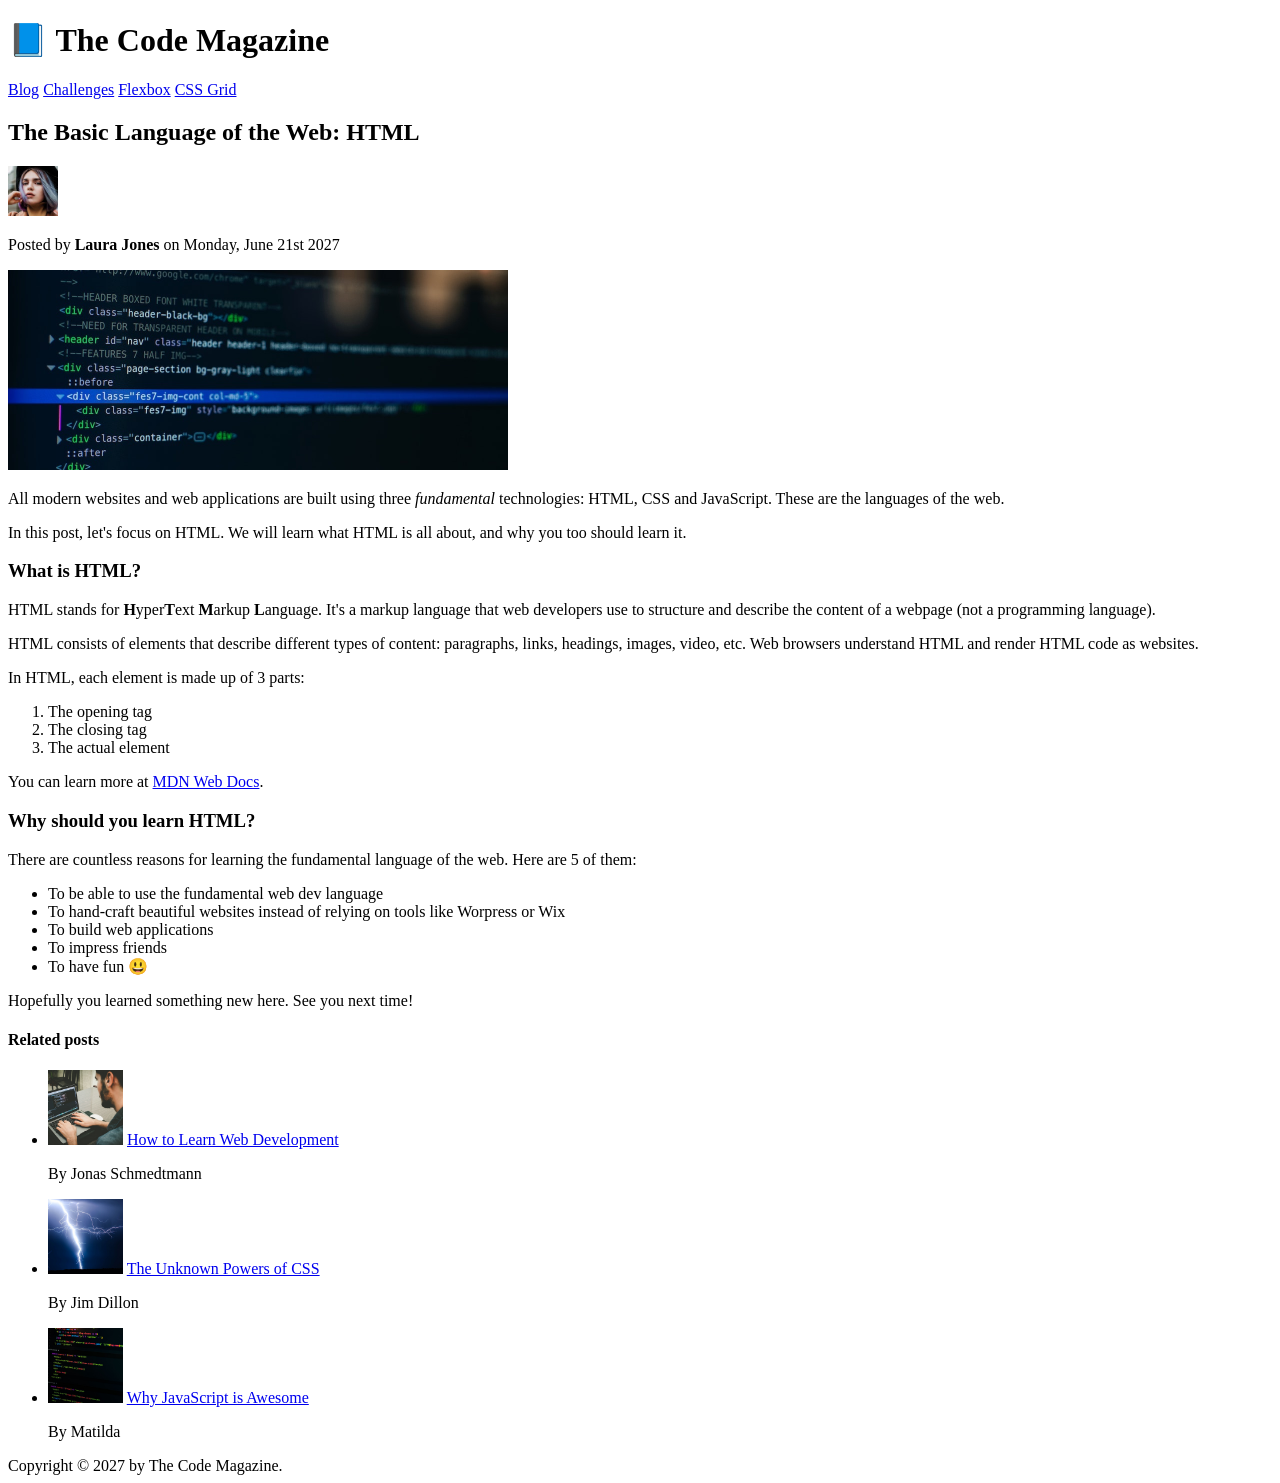
<file: final/02-HTML-Fundamentals/index.html>
<!DOCTYPE html>
<html lang="en">
  <head>
    <meta charset="UTF-8" />
    <title>The Basic Language of the Web: HTML</title>
  </head>

  <body>
    <!--
    <h1>The Basic Language of the Web: HTML</h1>
    <h2>The Basic Language of the Web: HTML</h2>
    <h3>The Basic Language of the Web: HTML</h3>
    <h4>The Basic Language of the Web: HTML</h4>
    <h5>The Basic Language of the Web: HTML</h5>
    <h6>The Basic Language of the Web: HTML</h6>
    -->

    <header>
      <h1>📘 The Code Magazine</h1>

      <nav>
        <a href="blog.html">Blog</a>
        <a href="#">Challenges</a>
        <a href="#">Flexbox</a>
        <a href="#">CSS Grid</a>
      </nav>
    </header>

    <article>
      <header>
        <h2>The Basic Language of the Web: HTML</h2>

        <img
          src="img/laura-jones.jpg"
          alt="Headshot of Laura Jones"
          height="50"
          width="50"
        />

        <p>Posted by <strong>Laura Jones</strong> on Monday, June 21st 2027</p>

        <img
          src="img/post-img.jpg"
          alt="HTML code on a screen"
          width="500"
          height="200"
        />
      </header>

      <p>
        All modern websites and web applications are built using three
        <em>fundamental</em>
        technologies: HTML, CSS and JavaScript. These are the languages of the
        web.
      </p>

      <p>
        In this post, let's focus on HTML. We will learn what HTML is all about,
        and why you too should learn it.
      </p>

      <h3>What is HTML?</h3>
      <p>
        HTML stands for <strong>H</strong>yper<strong>T</strong>ext
        <strong>M</strong>arkup <strong>L</strong>anguage. It's a markup
        language that web developers use to structure and describe the content
        of a webpage (not a programming language).
      </p>
      <p>
        HTML consists of elements that describe different types of content:
        paragraphs, links, headings, images, video, etc. Web browsers understand
        HTML and render HTML code as websites.
      </p>
      <p>In HTML, each element is made up of 3 parts:</p>

      <ol>
        <li>The opening tag</li>
        <li>The closing tag</li>
        <li>The actual element</li>
      </ol>

      <p>
        You can learn more at
        <a
          href="https://developer.mozilla.org/en-US/docs/Web/HTML"
          target="_blank"
          >MDN Web Docs</a
        >.
      </p>

      <h3>Why should you learn HTML?</h3>

      <p>
        There are countless reasons for learning the fundamental language of the
        web. Here are 5 of them:
      </p>

      <ul>
        <li>To be able to use the fundamental web dev language</li>
        <li>
          To hand-craft beautiful websites instead of relying on tools like
          Worpress or Wix
        </li>
        <li>To build web applications</li>
        <li>To impress friends</li>
        <li>To have fun 😃</li>
      </ul>

      <p>Hopefully you learned something new here. See you next time!</p>
    </article>

    <aside>
      <h4>Related posts</h4>

      <ul>
        <li>
          <img
            src="img/related-1.jpg"
            alt="Person programming"
            width="75"
            width="75"
          />
          <a href="#">How to Learn Web Development</a>
          <p>By Jonas Schmedtmann</p>
        </li>
        <li>
          <img src="img/related-2.jpg" alt="Lightning" width="75" heigth="75" />
          <a href="#">The Unknown Powers of CSS</a>
          <p>By Jim Dillon</p>
        </li>
        <li>
          <img
            src="img/related-3.jpg"
            alt="JavaScript code on a screen"
            width="75"
            height="75"
          />
          <a href="#">Why JavaScript is Awesome</a>
          <p>By Matilda</p>
        </li>
      </ul>
    </aside>

    <footer>Copyright &copy; 2027 by The Code Magazine.</footer>
  </body>
</html>
</file>
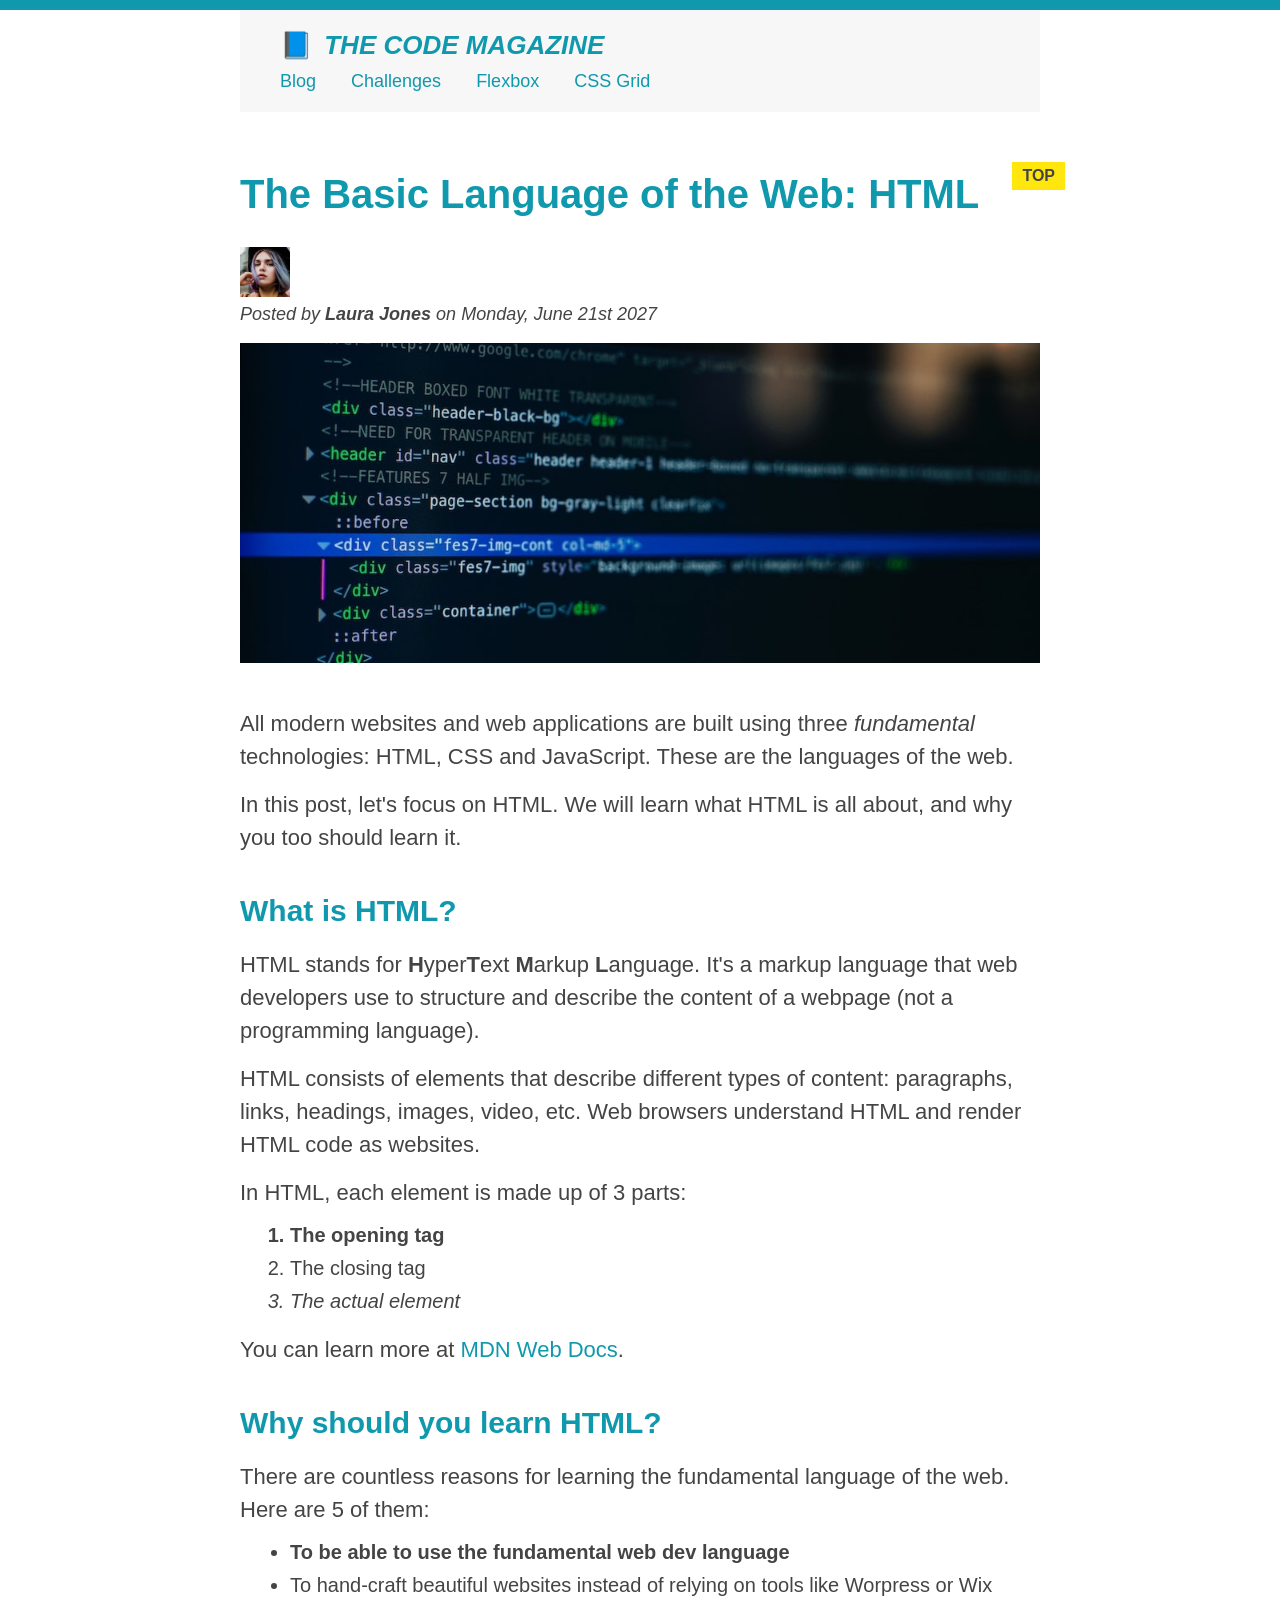
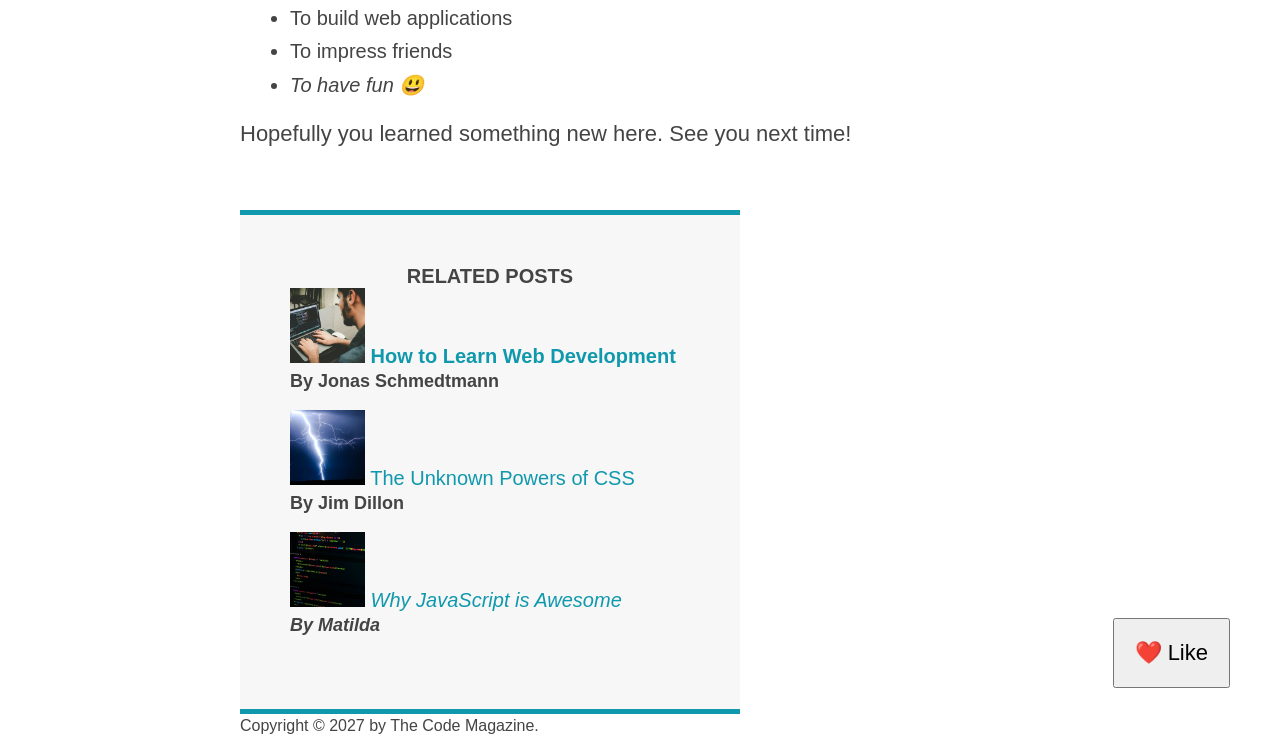
<file: final/03-CSS-Fundamentals/index.html>
<!DOCTYPE html>
<html lang="en">
  <head>
    <meta charset="UTF-8" />
    <link href="style.css" rel="stylesheet" />

    <title>The Basic Language of the Web: HTML</title>
  </head>

  <body>
    <!--
    <h1>The Basic Language of the Web: HTML</h1>
    <h2>The Basic Language of the Web: HTML</h2>
    <h3>The Basic Language of the Web: HTML</h3>
    <h4>The Basic Language of the Web: HTML</h4>
    <h5>The Basic Language of the Web: HTML</h5>
    <h6>The Basic Language of the Web: HTML</h6>
    -->

    <div class="container">
      <header class="main-header">
        <h1>📘 The Code Magazine</h1>

        <nav>
          <!-- <strong>This is the navigation</strong> -->
          <a href="blog.html">Blog</a>
          <a href="#">Challenges</a>
          <a href="#">Flexbox</a>
          <a href="#">CSS Grid</a>
        </nav>
      </header>

      <article>
        <header class="post-header">
          <h2>The Basic Language of the Web: HTML</h2>

          <img
            src="img/laura-jones.jpg"
            alt="Headshot of Laura Jones"
            height="50"
            width="50"
          />

          <p id="author">
            Posted by <strong>Laura Jones</strong> on Monday, June 21st 2027
          </p>

          <img
            src="img/post-img.jpg"
            alt="HTML code on a screen"
            width="500"
            height="200"
            class="post-img"
          />
          <button>❤️ Like</button>
        </header>

        <p>
          All modern websites and web applications are built using three
          <em>fundamental</em>
          technologies: HTML, CSS and JavaScript. These are the languages of the
          web.
        </p>

        <p>
          In this post, let's focus on HTML. We will learn what HTML is all
          about, and why you too should learn it.
        </p>

        <h3>What is HTML?</h3>
        <p>
          HTML stands for <strong>H</strong>yper<strong>T</strong>ext
          <strong>M</strong>arkup <strong>L</strong>anguage. It's a markup
          language that web developers use to structure and describe the content
          of a webpage (not a programming language).
        </p>
        <p>
          HTML consists of elements that describe different types of content:
          paragraphs, links, headings, images, video, etc. Web browsers
          understand HTML and render HTML code as websites.
        </p>
        <p>In HTML, each element is made up of 3 parts:</p>

        <ol>
          <li class="first-li">The opening tag</li>
          <li>The closing tag</li>
          <li>The actual element</li>
        </ol>

        <p>
          You can learn more at
          <a
            href="https://developer.mozilla.org/en-US/docs/Web/HTML"
            target="_blank"
            >MDN Web Docs</a
          >.
        </p>

        <h3>Why should you learn HTML?</h3>

        <p>
          There are countless reasons for learning the fundamental language of
          the web. Here are 5 of them:
        </p>

        <ul>
          <li class="first-li">
            To be able to use the fundamental web dev language
          </li>
          <li>
            To hand-craft beautiful websites instead of relying on tools like
            Worpress or Wix
          </li>
          <li>To build web applications</li>
          <li>To impress friends</li>
          <li>To have fun 😃</li>
        </ul>

        <p>Hopefully you learned something new here. See you next time!</p>
      </article>

      <aside>
        <h4>Related posts</h4>

        <ul class="related">
          <li>
            <img
              src="img/related-1.jpg"
              alt="Person programming"
              width="75"
              height="75"
            />
            <a href="#">How to Learn Web Development</a>
            <p class="related-author">By Jonas Schmedtmann</p>
          </li>
          <li>
            <img
              src="img/related-2.jpg"
              alt="Lightning"
              width="75"
              height="75"
            />
            <a href="#">The Unknown Powers of CSS</a>
            <p class="related-author">By Jim Dillon</p>
          </li>
          <li>
            <img
              src="img/related-3.jpg"
              alt="JavaScript code on a screen"
              width="75"
              height="75"
            />
            <a href="#">Why JavaScript is Awesome</a>
            <p class="related-author">By Matilda</p>
          </li>
        </ul>
      </aside>

      <footer>
        <p id="copyright" class="copyright text">
          Copyright &copy; 2027 by The Code Magazine.
        </p>
      </footer>
    </div>
  </body>
</html>
</file>
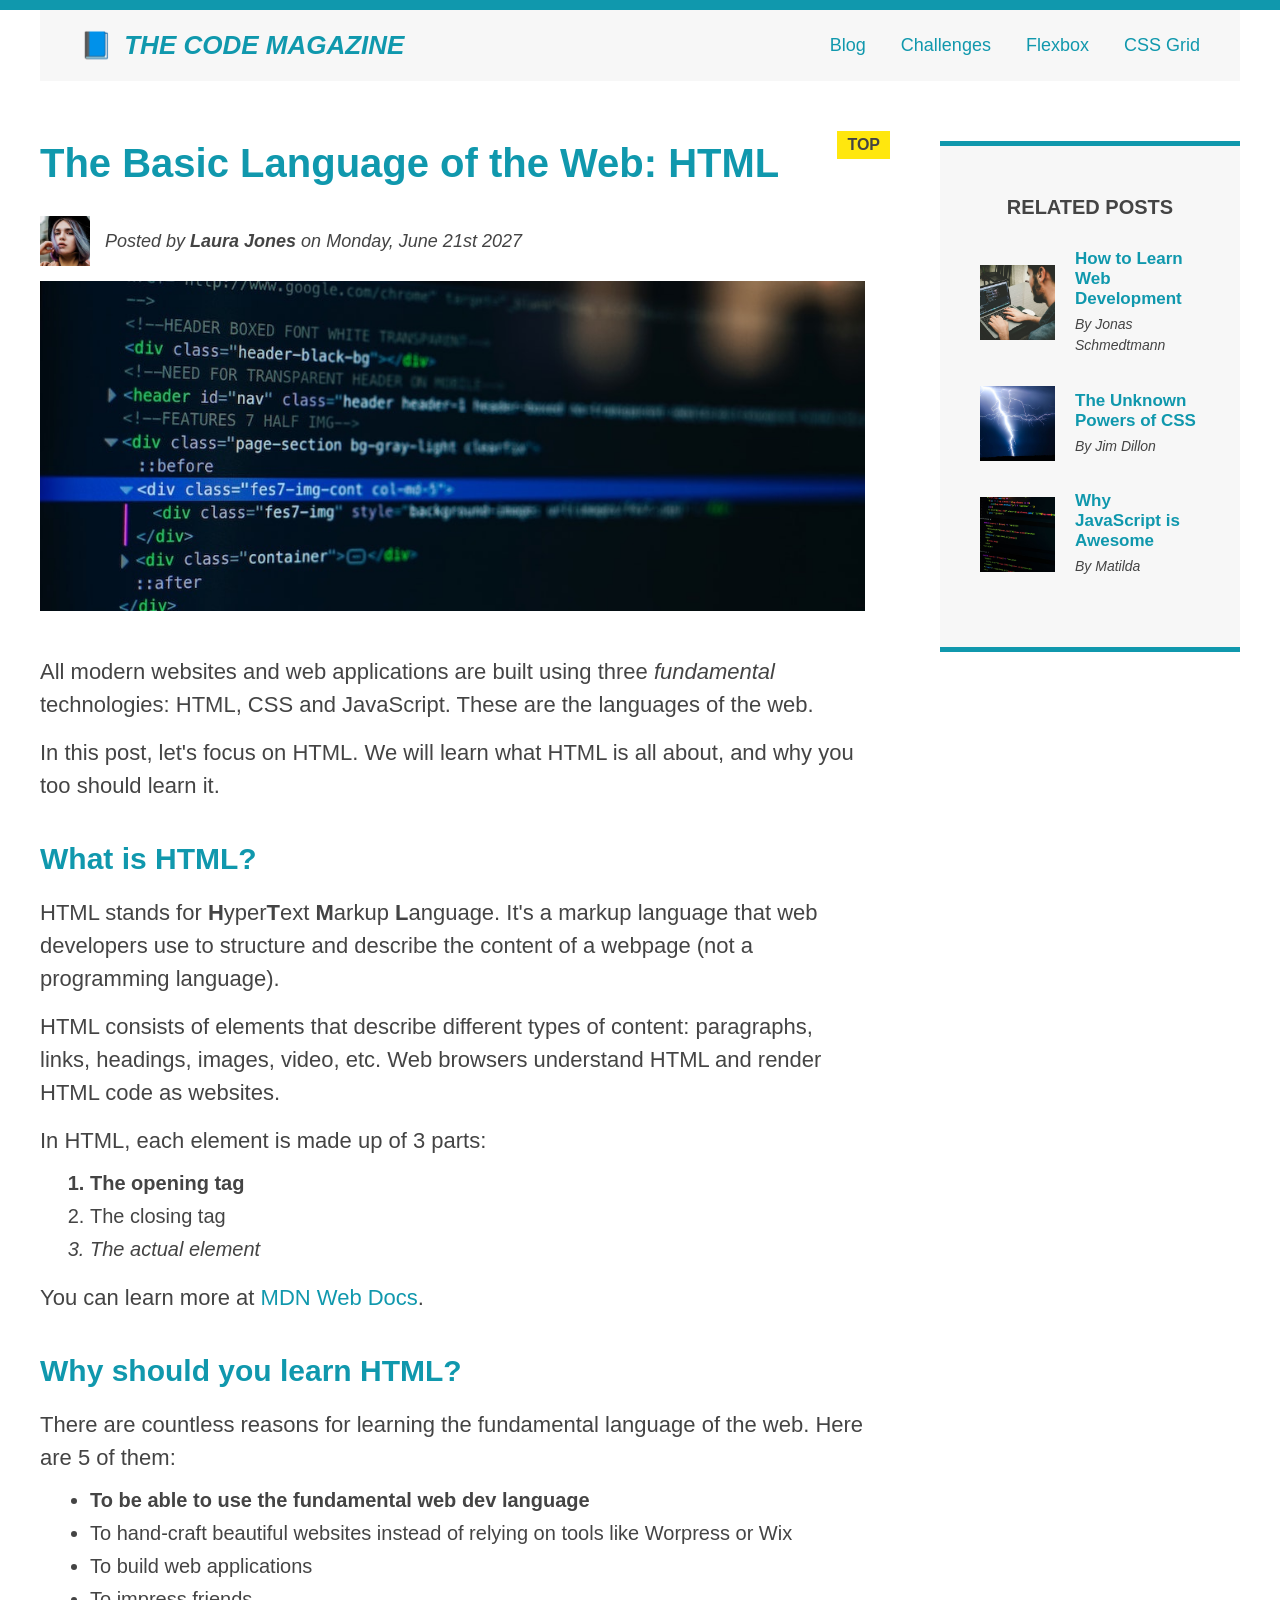
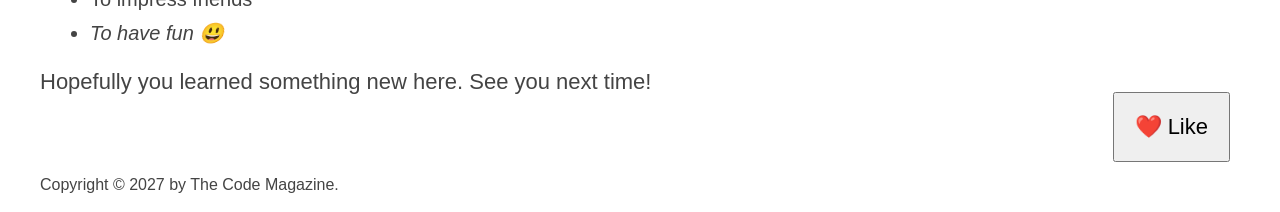
<file: final/04-CSS-Layouts/index.html>
<!DOCTYPE html>
<html lang="en">
  <head>
    <meta charset="UTF-8" />
    <link href="style.css" rel="stylesheet" />

    <title>The Basic Language of the Web: HTML</title>
  </head>

  <body>
    <!--
    <h1>The Basic Language of the Web: HTML</h1>
    <h2>The Basic Language of the Web: HTML</h2>
    <h3>The Basic Language of the Web: HTML</h3>
    <h4>The Basic Language of the Web: HTML</h4>
    <h5>The Basic Language of the Web: HTML</h5>
    <h6>The Basic Language of the Web: HTML</h6>
    -->

    <div class="container">
      <header class="main-header clearfix">
        <h1>📘 The Code Magazine</h1>

        <nav>
          <!-- <strong>This is the navigation</strong> -->
          <a href="blog.html">Blog</a>
          <a href="#">Challenges</a>
          <a href="flexbox.html">Flexbox</a>
          <a href="css-grid.html">CSS Grid</a>
        </nav>

        <!-- <div class="clear"></div> -->
      </header>

      <!-- ONLY NECESSARY FOR FLEXBOX -->
      <!-- <div class="row"> -->
      <article>
        <header class="post-header">
          <h2>The Basic Language of the Web: HTML</h2>

          <div class="author-box">
            <img
              src="img/laura-jones.jpg"
              alt="Headshot of Laura Jones"
              height="50"
              width="50"
              class="author-img"
            />

            <p id="author" class="author">
              Posted by <strong>Laura Jones</strong> on Monday, June 21st 2027
            </p>
          </div>

          <img
            src="img/post-img.jpg"
            alt="HTML code on a screen"
            width="500"
            height="200"
            class="post-img"
          />
          <button>❤️ Like</button>
        </header>

        <p>
          All modern websites and web applications are built using three
          <em>fundamental</em>
          technologies: HTML, CSS and JavaScript. These are the languages of the
          web.
        </p>

        <p>
          In this post, let's focus on HTML. We will learn what HTML is all
          about, and why you too should learn it.
        </p>

        <h3>What is HTML?</h3>
        <p>
          HTML stands for <strong>H</strong>yper<strong>T</strong>ext
          <strong>M</strong>arkup <strong>L</strong>anguage. It's a markup
          language that web developers use to structure and describe the content
          of a webpage (not a programming language).
        </p>
        <p>
          HTML consists of elements that describe different types of content:
          paragraphs, links, headings, images, video, etc. Web browsers
          understand HTML and render HTML code as websites.
        </p>
        <p>In HTML, each element is made up of 3 parts:</p>

        <ol>
          <li class="first-li">The opening tag</li>
          <li>The closing tag</li>
          <li>The actual element</li>
        </ol>

        <p>
          You can learn more at
          <a
            href="https://developer.mozilla.org/en-US/docs/Web/HTML"
            target="_blank"
            >MDN Web Docs</a
          >.
        </p>

        <h3>Why should you learn HTML?</h3>

        <p>
          There are countless reasons for learning the fundamental language of
          the web. Here are 5 of them:
        </p>

        <ul>
          <li class="first-li">
            To be able to use the fundamental web dev language
          </li>
          <li>
            To hand-craft beautiful websites instead of relying on tools like
            Worpress or Wix
          </li>
          <li>To build web applications</li>
          <li>To impress friends</li>
          <li>To have fun 😃</li>
        </ul>

        <p>Hopefully you learned something new here. See you next time!</p>
      </article>

      <aside>
        <h4>Related posts</h4>

        <ul class="related">
          <li class="related-post">
            <img
              src="img/related-1.jpg"
              alt="Person programming"
              width="75"
              height="75"
            />
            <div>
              <a href="#" class="related-link">How to Learn Web Development</a>
              <p class="related-author">By Jonas Schmedtmann</p>
            </div>
          </li>
          <li class="related-post">
            <img
              src="img/related-2.jpg"
              alt="Lightning"
              width="75"
              height="75"
            />
            <div>
              <a href="#" class="related-link">The Unknown Powers of CSS</a>
              <p class="related-author">By Jim Dillon</p>
            </div>
          </li>
          <li class="related-post">
            <img
              src="img/related-3.jpg"
              alt="JavaScript code on a screen"
              width="75"
              height="75"
            />
            <div>
              <a href="#" class="related-link">Why JavaScript is Awesome</a>
              <p class="related-author">By Matilda</p>
            </div>
          </li>
        </ul>
      </aside>
      <!-- </div> -->

      <footer>
        <p id="copyright" class="copyright text">
          Copyright &copy; 2027 by The Code Magazine.
        </p>
      </footer>
    </div>
  </body>
</html>
</file>
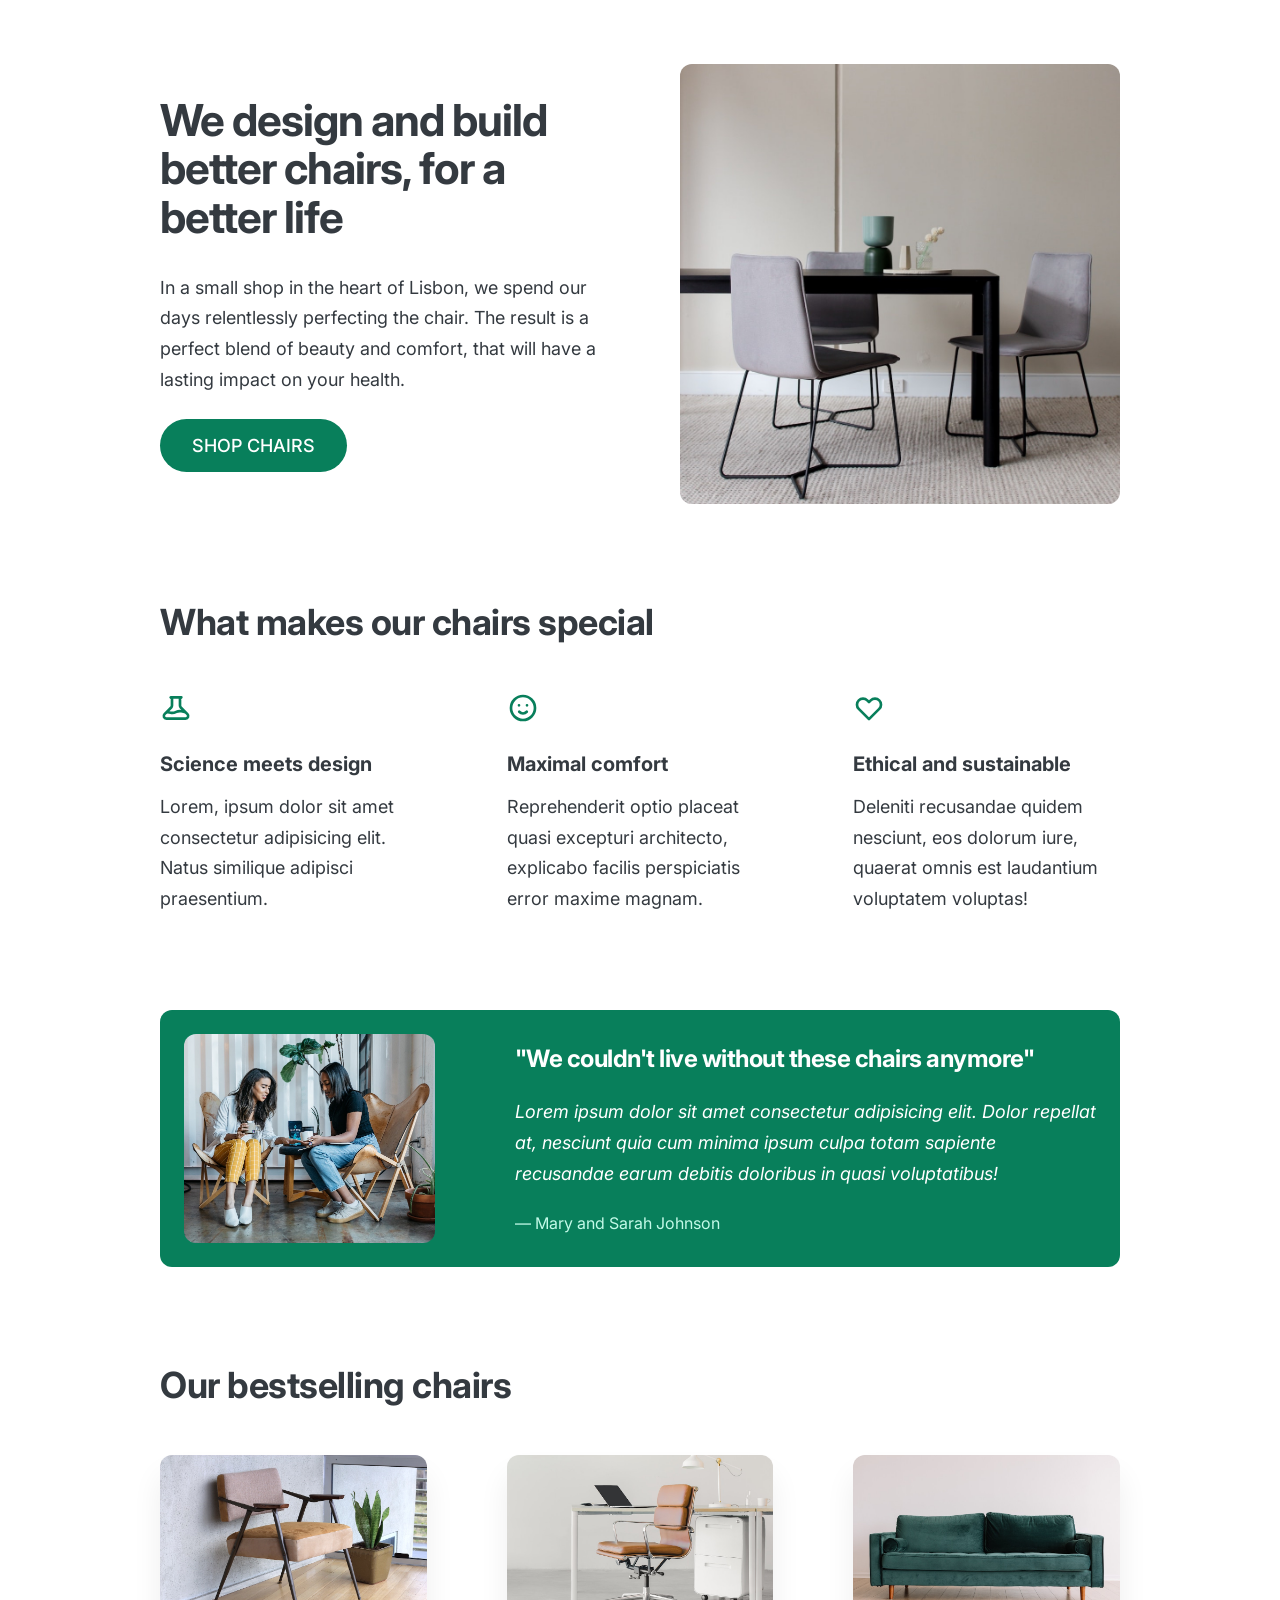
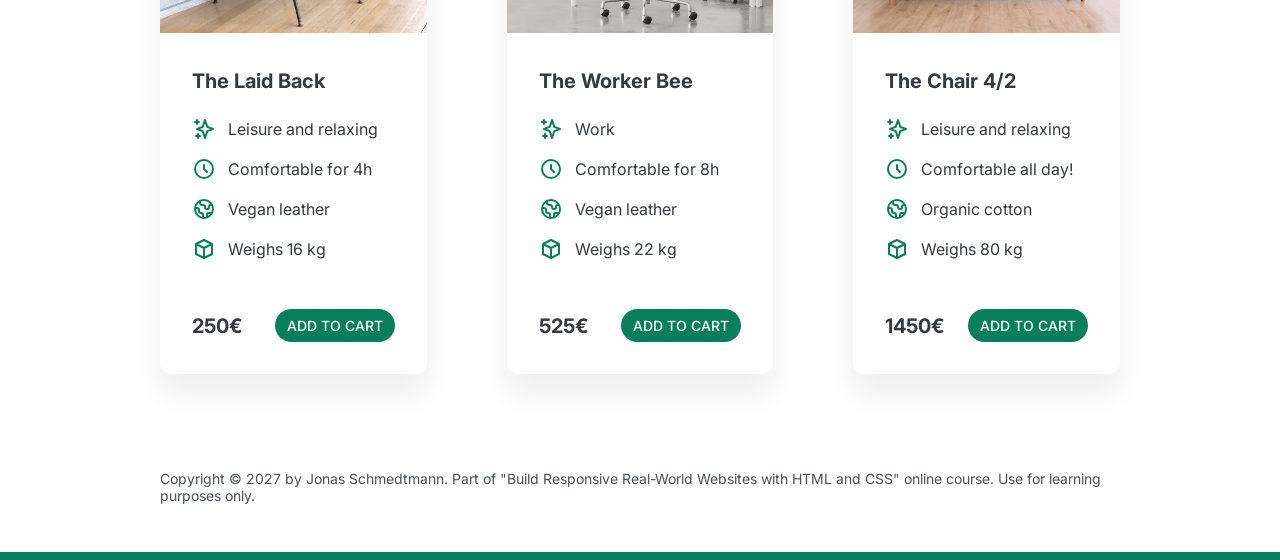
<file: final/05-Design/index.html>
<!DOCTYPE html>
<html lang="en">
  <head>
    <meta charset="UTF-8" />
    <meta http-equiv="X-UA-Compatible" content="IE=edge" />
    <meta name="viewport" content="width=device-width, initial-scale=1.0" />

    <link rel="preconnect" href="https://fonts.gstatic.com" />
    <link
      href="https://fonts.googleapis.com/css2?family=Inter:wght@400;500;700&display=swap"
      rel="stylesheet"
    />

    <link rel="stylesheet" href="style.css" />
    <title>Lisbon Chair Shop</title>
  </head>
  <body>
    <div class="container">
      <header>
        <div class="header-text-box">
          <h1>We design and build better chairs, for a better life</h1>
          <p class="header-text">
            In a small shop in the heart of Lisbon, we spend our days
            relentlessly perfecting the chair. The result is a perfect blend of
            beauty and comfort, that will have a lasting impact on your health.
          </p>
          <a class="btn btn--big" href="#">Shop chairs</a>
        </div>
        <img src="hero.jpg" alt="Photo" />
      </header>

      <section>
        <h2>What makes our chairs special</h2>
        <div class="grid-3-cols">
          <div>
            <svg
              xmlns="http://www.w3.org/2000/svg"
              class="features-icon"
              fill="none"
              viewBox="0 0 24 24"
              stroke="currentColor"
            >
              <path
                stroke-linecap="round"
                stroke-linejoin="round"
                stroke-width="2"
                d="M19.428 15.428a2 2 0 00-1.022-.547l-2.387-.477a6 6 0 00-3.86.517l-.318.158a6 6 0 01-3.86.517L6.05 15.21a2 2 0 00-1.806.547M8 4h8l-1 1v5.172a2 2 0 00.586 1.414l5 5c1.26 1.26.367 3.414-1.415 3.414H4.828c-1.782 0-2.674-2.154-1.414-3.414l5-5A2 2 0 009 10.172V5L8 4z"
              />
            </svg>
            <p class="features-title"><strong>Science meets design</strong></p>
            <p class="features-text">
              Lorem, ipsum dolor sit amet consectetur adipisicing elit. Natus
              similique adipisci praesentium.
            </p>
          </div>

          <div>
            <svg
              xmlns="http://www.w3.org/2000/svg"
              class="features-icon"
              fill="none"
              viewBox="0 0 24 24"
              stroke="currentColor"
            >
              <path
                stroke-linecap="round"
                stroke-linejoin="round"
                stroke-width="2"
                d="M14.828 14.828a4 4 0 01-5.656 0M9 10h.01M15 10h.01M21 12a9 9 0 11-18 0 9 9 0 0118 0z"
              />
            </svg>
            <p class="features-title">
              <strong>Maximal comfort</strong>
            </p>
            <p class="features-text">
              Reprehenderit optio placeat quasi excepturi architecto, explicabo
              facilis perspiciatis error maxime magnam.
            </p>
          </div>

          <div>
            <svg
              xmlns="http://www.w3.org/2000/svg"
              class="features-icon"
              fill="none"
              viewBox="0 0 24 24"
              stroke="currentColor"
            >
              <path
                stroke-linecap="round"
                stroke-linejoin="round"
                stroke-width="2"
                d="M4.318 6.318a4.5 4.5 0 000 6.364L12 20.364l7.682-7.682a4.5 4.5 0 00-6.364-6.364L12 7.636l-1.318-1.318a4.5 4.5 0 00-6.364 0z"
              />
            </svg>
            <p class="features-title">
              <strong>Ethical and sustainable</strong>
            </p>
            <p class="features-text">
              Deleniti recusandae quidem nesciunt, eos dolorum iure, quaerat
              omnis est laudantium voluptatem voluptas!
            </p>
          </div>
        </div>
      </section>

      <section class="testimonial-section">
        <div class="grid-3-cols">
          <img src="customers.jpg" alt="People sitting on chairs" />
          <div class="testimonial-box">
            <h2>"We couldn't live without these chairs anymore"</h2>
            <blockquote class="testimonial-text">
              Lorem ipsum dolor sit amet consectetur adipisicing elit. Dolor
              repellat at, nesciunt quia cum minima ipsum culpa totam sapiente
              recusandae earum debitis doloribus in quasi voluptatibus!
            </blockquote>
            <p class="testimonial-author">&mdash; Mary and Sarah Johnson</p>
          </div>
        </div>
      </section>

      <section>
        <h2>Our bestselling chairs</h2>
        <div class="grid-3-cols">
          <figure class="chair">
            <img src="chair-1.jpg" alt="Chair" />
            <div class="chair-box">
              <h3>The Laid Back</h3>
              <ul class="chair-details">
                <li>
                  <svg
                    xmlns="http://www.w3.org/2000/svg"
                    class="chair-icon"
                    fill="none"
                    viewBox="0 0 24 24"
                    stroke="currentColor"
                  >
                    <path
                      stroke-linecap="round"
                      stroke-linejoin="round"
                      stroke-width="2"
                      d="M5 3v4M3 5h4M6 17v4m-2-2h4m5-16l2.286 6.857L21 12l-5.714 2.143L13 21l-2.286-6.857L5 12l5.714-2.143L13 3z"
                    />
                  </svg>
                  <!-- Span is a generic INLINE text element, it doesn't have any meaning. It's like a div element, but inline -->
                  <span>Leisure and relaxing</span>
                </li>
                <li>
                  <svg
                    xmlns="http://www.w3.org/2000/svg"
                    class="chair-icon"
                    fill="none"
                    viewBox="0 0 24 24"
                    stroke="currentColor"
                  >
                    <path
                      stroke-linecap="round"
                      stroke-linejoin="round"
                      stroke-width="2"
                      d="M12 8v4l3 3m6-3a9 9 0 11-18 0 9 9 0 0118 0z"
                    />
                  </svg>
                  <span>Comfortable for 4h</span>
                </li>
                <li>
                  <svg
                    xmlns="http://www.w3.org/2000/svg"
                    class="chair-icon"
                    fill="none"
                    viewBox="0 0 24 24"
                    stroke="currentColor"
                  >
                    <path
                      stroke-linecap="round"
                      stroke-linejoin="round"
                      stroke-width="2"
                      d="M3.055 11H5a2 2 0 012 2v1a2 2 0 002 2 2 2 0 012 2v2.945M8 3.935V5.5A2.5 2.5 0 0010.5 8h.5a2 2 0 012 2 2 2 0 104 0 2 2 0 012-2h1.064M15 20.488V18a2 2 0 012-2h3.064M21 12a9 9 0 11-18 0 9 9 0 0118 0z"
                    />
                  </svg>
                  <span>Vegan leather</span>
                </li>
                <li>
                  <svg
                    xmlns="http://www.w3.org/2000/svg"
                    class="chair-icon"
                    fill="none"
                    viewBox="0 0 24 24"
                    stroke="currentColor"
                  >
                    <path
                      stroke-linecap="round"
                      stroke-linejoin="round"
                      stroke-width="2"
                      d="M20 7l-8-4-8 4m16 0l-8 4m8-4v10l-8 4m0-10L4 7m8 4v10M4 7v10l8 4"
                    />
                  </svg>
                  <span>Weighs 16 kg</span>
                </li>
              </ul>
              <div class="chair-price">
                <strong>250€</strong>
                <a href="#" class="btn btn--small">Add to cart</a>
              </div>
            </div>
          </figure>

          <figure class="chair">
            <img src="chair-2.jpg" alt="Chair" />
            <div class="chair-box">
              <h3>The Worker Bee</h3>
              <ul class="chair-details">
                <li>
                  <svg
                    xmlns="http://www.w3.org/2000/svg"
                    class="chair-icon"
                    fill="none"
                    viewBox="0 0 24 24"
                    stroke="currentColor"
                  >
                    <path
                      stroke-linecap="round"
                      stroke-linejoin="round"
                      stroke-width="2"
                      d="M5 3v4M3 5h4M6 17v4m-2-2h4m5-16l2.286 6.857L21 12l-5.714 2.143L13 21l-2.286-6.857L5 12l5.714-2.143L13 3z"
                    />
                  </svg>
                  <span>Work</span>
                </li>
                <li>
                  <svg
                    xmlns="http://www.w3.org/2000/svg"
                    class="chair-icon"
                    fill="none"
                    viewBox="0 0 24 24"
                    stroke="currentColor"
                  >
                    <path
                      stroke-linecap="round"
                      stroke-linejoin="round"
                      stroke-width="2"
                      d="M12 8v4l3 3m6-3a9 9 0 11-18 0 9 9 0 0118 0z"
                    />
                  </svg>
                  <span>Comfortable for 8h</span>
                </li>
                <li>
                  <svg
                    xmlns="http://www.w3.org/2000/svg"
                    class="chair-icon"
                    fill="none"
                    viewBox="0 0 24 24"
                    stroke="currentColor"
                  >
                    <path
                      stroke-linecap="round"
                      stroke-linejoin="round"
                      stroke-width="2"
                      d="M3.055 11H5a2 2 0 012 2v1a2 2 0 002 2 2 2 0 012 2v2.945M8 3.935V5.5A2.5 2.5 0 0010.5 8h.5a2 2 0 012 2 2 2 0 104 0 2 2 0 012-2h1.064M15 20.488V18a2 2 0 012-2h3.064M21 12a9 9 0 11-18 0 9 9 0 0118 0z"
                    />
                  </svg>
                  <span>Vegan leather</span>
                </li>
                <li>
                  <svg
                    xmlns="http://www.w3.org/2000/svg"
                    class="chair-icon"
                    fill="none"
                    viewBox="0 0 24 24"
                    stroke="currentColor"
                  >
                    <path
                      stroke-linecap="round"
                      stroke-linejoin="round"
                      stroke-width="2"
                      d="M20 7l-8-4-8 4m16 0l-8 4m8-4v10l-8 4m0-10L4 7m8 4v10M4 7v10l8 4"
                    />
                  </svg>
                  <span>Weighs 22 kg</span>
                </li>
              </ul>
              <div class="chair-price">
                <strong>525€</strong>
                <a href="#" class="btn btn--small">Add to cart</a>
              </div>
            </div>
          </figure>

          <figure class="chair">
            <img src="chair-3.jpg" alt="Chair" />
            <div class="chair-box">
              <h3>The Chair 4/2</h3>
              <ul class="chair-details">
                <li>
                  <svg
                    xmlns="http://www.w3.org/2000/svg"
                    class="chair-icon"
                    fill="none"
                    viewBox="0 0 24 24"
                    stroke="currentColor"
                  >
                    <path
                      stroke-linecap="round"
                      stroke-linejoin="round"
                      stroke-width="2"
                      d="M5 3v4M3 5h4M6 17v4m-2-2h4m5-16l2.286 6.857L21 12l-5.714 2.143L13 21l-2.286-6.857L5 12l5.714-2.143L13 3z"
                    />
                  </svg>
                  <span>Leisure and relaxing</span>
                </li>
                <li>
                  <svg
                    xmlns="http://www.w3.org/2000/svg"
                    class="chair-icon"
                    fill="none"
                    viewBox="0 0 24 24"
                    stroke="currentColor"
                  >
                    <path
                      stroke-linecap="round"
                      stroke-linejoin="round"
                      stroke-width="2"
                      d="M12 8v4l3 3m6-3a9 9 0 11-18 0 9 9 0 0118 0z"
                    />
                  </svg>
                  <span>Comfortable all day!</span>
                </li>
                <li>
                  <svg
                    xmlns="http://www.w3.org/2000/svg"
                    class="chair-icon"
                    fill="none"
                    viewBox="0 0 24 24"
                    stroke="currentColor"
                  >
                    <path
                      stroke-linecap="round"
                      stroke-linejoin="round"
                      stroke-width="2"
                      d="M3.055 11H5a2 2 0 012 2v1a2 2 0 002 2 2 2 0 012 2v2.945M8 3.935V5.5A2.5 2.5 0 0010.5 8h.5a2 2 0 012 2 2 2 0 104 0 2 2 0 012-2h1.064M15 20.488V18a2 2 0 012-2h3.064M21 12a9 9 0 11-18 0 9 9 0 0118 0z"
                    />
                  </svg>
                  <span>Organic cotton</span>
                </li>
                <li>
                  <svg
                    xmlns="http://www.w3.org/2000/svg"
                    class="chair-icon"
                    fill="none"
                    viewBox="0 0 24 24"
                    stroke="currentColor"
                  >
                    <path
                      stroke-linecap="round"
                      stroke-linejoin="round"
                      stroke-width="2"
                      d="M20 7l-8-4-8 4m16 0l-8 4m8-4v10l-8 4m0-10L4 7m8 4v10M4 7v10l8 4"
                    />
                  </svg>
                  <span>Weighs 80 kg</span>
                </li>
              </ul>
              <div class="chair-price">
                <strong>1450€</strong>
                <a href="#" class="btn btn--small">Add to cart</a>
              </div>
            </div>
          </figure>
        </div>
      </section>

      <footer>
        Copyright &copy; 2027 by Jonas Schmedtmann. Part of "Build Responsive
        Real-World Websites with HTML and CSS" online course. Use for learning
        purposes only.
      </footer>
    </div>
  </body>
</html>
</file>
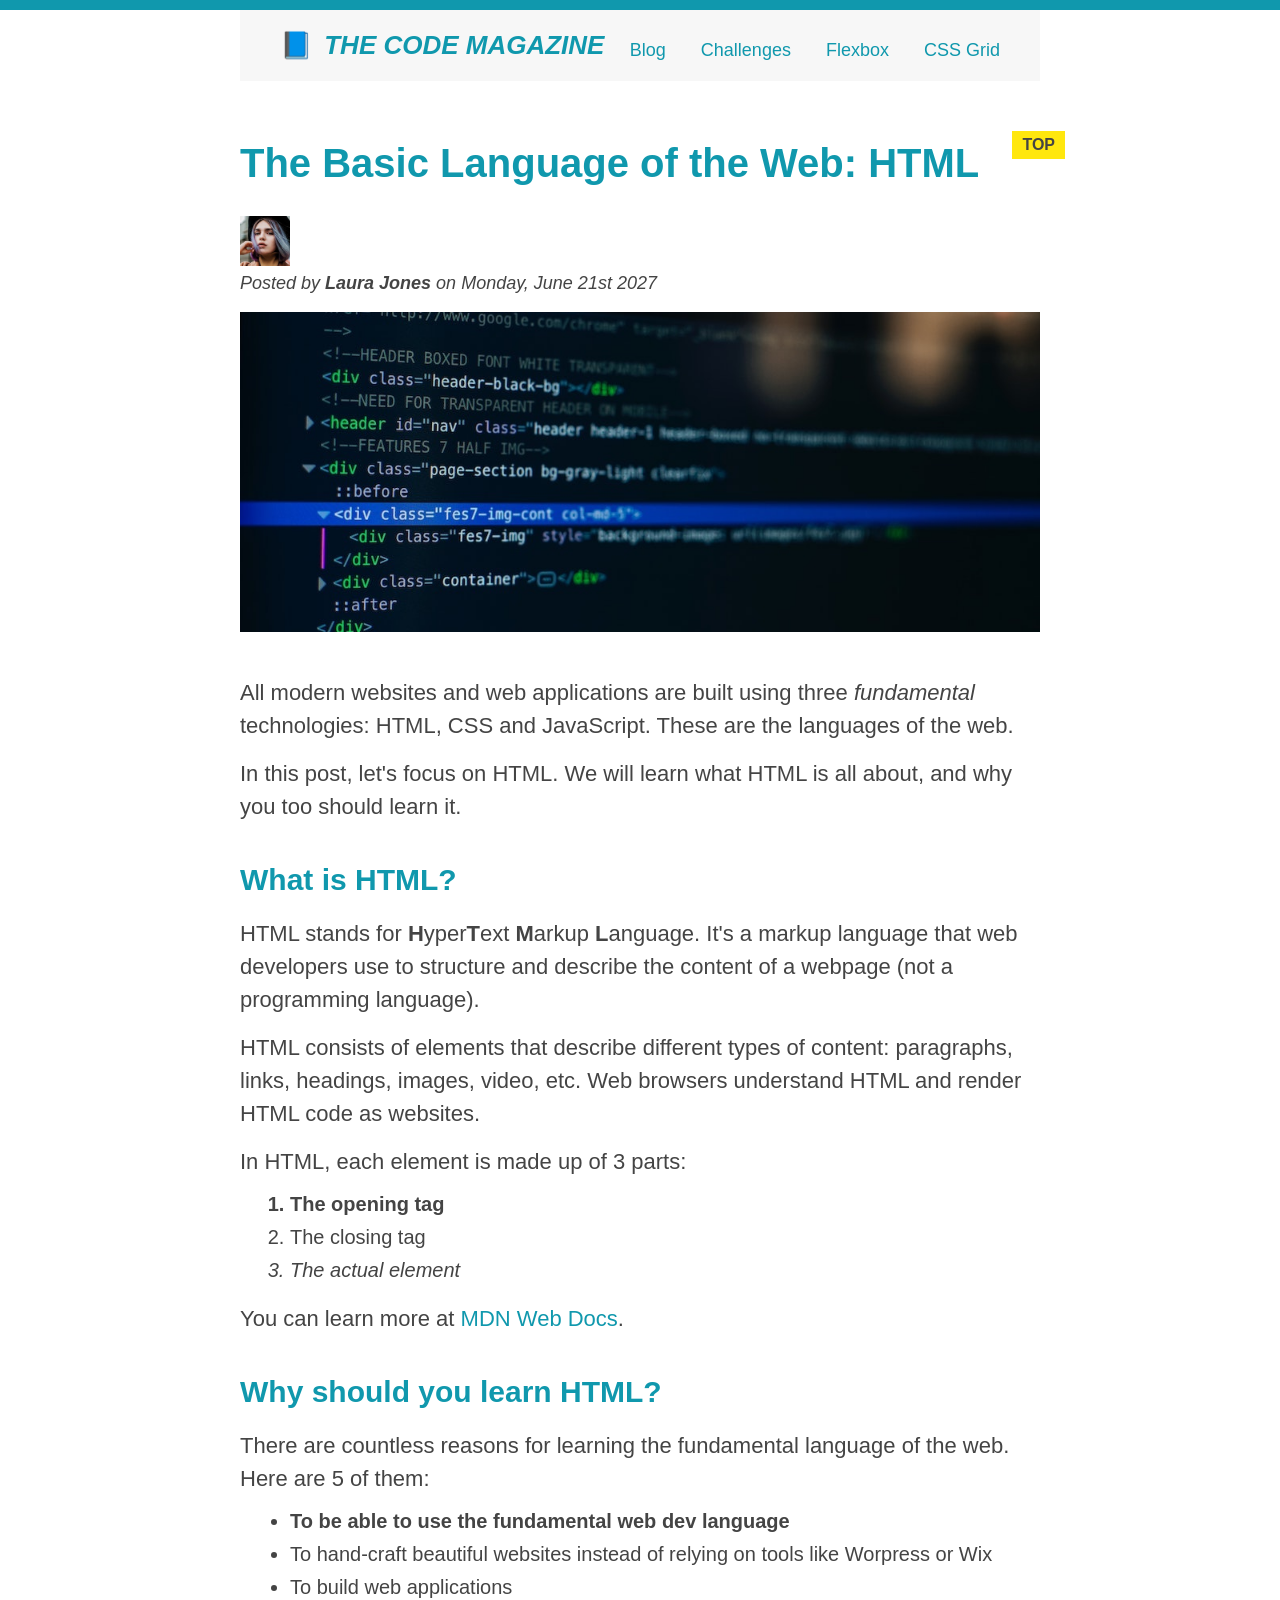
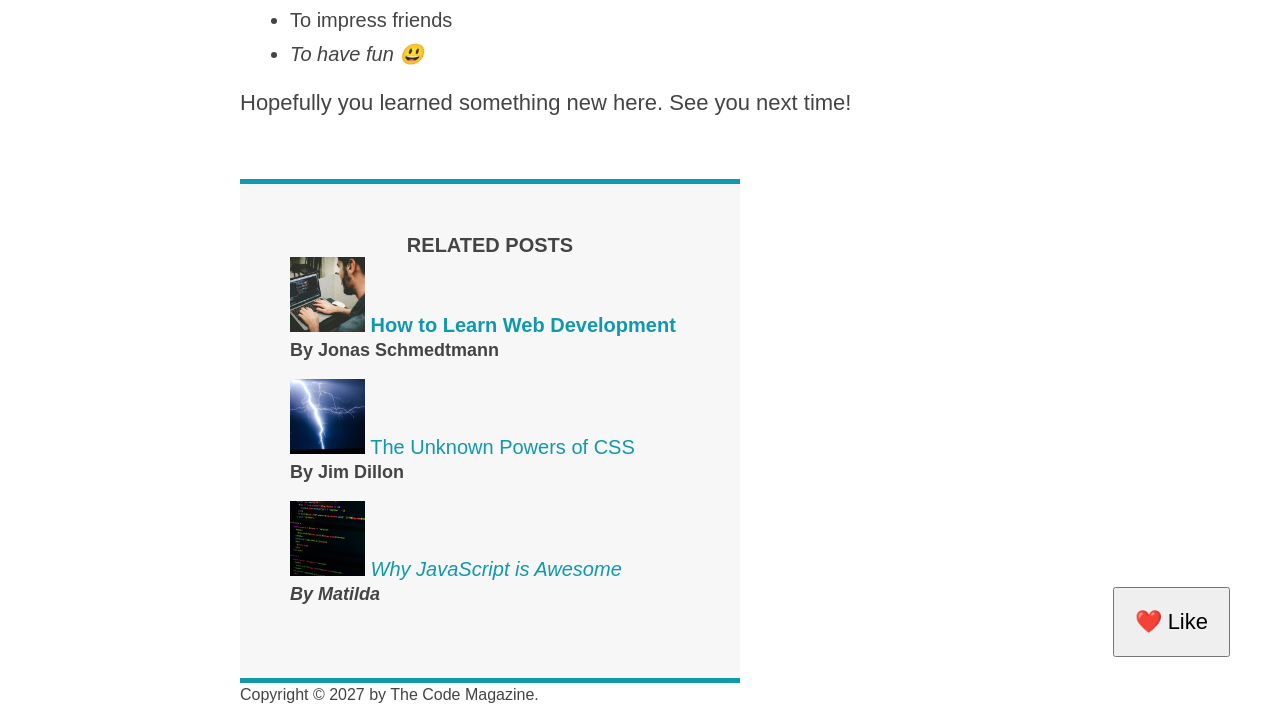
<file: starter/04-CSS-Layouts/index.html>
<!doctype html>
<html lang="en">
  <head>
    <meta charset="UTF-8" />
    <link href="style.css" rel="stylesheet" />

    <title>The Basic Language of the Web: HTML</title>
  </head>

  <body>
    <!--
    <h1>The Basic Language of the Web: HTML</h1>
    <h2>The Basic Language of the Web: HTML</h2>
    <h3>The Basic Language of the Web: HTML</h3>
    <h4>The Basic Language of the Web: HTML</h4>
    <h5>The Basic Language of the Web: HTML</h5>
    <h6>The Basic Language of the Web: HTML</h6>
    -->

    <div class="container">
      <header class="main-header">
        <h1>📘 The Code Magazine</h1>

        <nav>
          <!-- <strong>This is the navigation</strong> -->
          <a href="blog.html">Blog</a>
          <a href="challenges.html">Challenges</a>
          <a href="flexbox.html">Flexbox</a>
          <a href="css-grid.html">CSS Grid</a>
        </nav>
      </header>

      <article>
        <header class="post-header">
          <h2>The Basic Language of the Web: HTML</h2>

          <img
            src="img/laura-jones.jpg"
            alt="Headshot of Laura Jones"
            height="50"
            width="50"
          />

          <p id="author">
            Posted by <strong>Laura Jones</strong> on Monday, June 21st 2027
          </p>

          <img
            src="img/post-img.jpg"
            alt="HTML code on a screen"
            width="500"
            height="200"
            class="post-img"
          />
          <button>❤️ Like</button>
        </header>

        <p>
          All modern websites and web applications are built using three
          <em>fundamental</em>
          technologies: HTML, CSS and JavaScript. These are the languages of the
          web.
        </p>

        <p>
          In this post, let's focus on HTML. We will learn what HTML is all
          about, and why you too should learn it.
        </p>

        <h3>What is HTML?</h3>
        <p>
          HTML stands for <strong>H</strong>yper<strong>T</strong>ext
          <strong>M</strong>arkup <strong>L</strong>anguage. It's a markup
          language that web developers use to structure and describe the content
          of a webpage (not a programming language).
        </p>
        <p>
          HTML consists of elements that describe different types of content:
          paragraphs, links, headings, images, video, etc. Web browsers
          understand HTML and render HTML code as websites.
        </p>
        <p>In HTML, each element is made up of 3 parts:</p>

        <ol>
          <li class="first-li">The opening tag</li>
          <li>The closing tag</li>
          <li>The actual element</li>
        </ol>

        <p>
          You can learn more at
          <a
            href="https://developer.mozilla.org/en-US/docs/Web/HTML"
            target="_blank"
            >MDN Web Docs</a
          >.
        </p>

        <h3>Why should you learn HTML?</h3>

        <p>
          There are countless reasons for learning the fundamental language of
          the web. Here are 5 of them:
        </p>

        <ul>
          <li class="first-li">
            To be able to use the fundamental web dev language
          </li>
          <li>
            To hand-craft beautiful websites instead of relying on tools like
            Worpress or Wix
          </li>
          <li>To build web applications</li>
          <li>To impress friends</li>
          <li>To have fun 😃</li>
        </ul>

        <p>Hopefully you learned something new here. See you next time!</p>
      </article>

      <aside>
        <h4>Related posts</h4>

        <ul class="related">
          <li>
            <img
              src="img/related-1.jpg"
              alt="Person programming"
              width="75"
              height="75"
            />
            <a href="#">How to Learn Web Development</a>
            <p class="related-author">By Jonas Schmedtmann</p>
          </li>
          <li>
            <img
              src="img/related-2.jpg"
              alt="Lightning"
              width="75"
              height="75"
            />
            <a href="#">The Unknown Powers of CSS</a>
            <p class="related-author">By Jim Dillon</p>
          </li>
          <li>
            <img
              src="img/related-3.jpg"
              alt="JavaScript code on a screen"
              width="75"
              height="75"
            />
            <a href="#">Why JavaScript is Awesome</a>
            <p class="related-author">By Matilda</p>
          </li>
        </ul>
      </aside>

      <footer>
        <p id="copyright" class="copyright text">
          Copyright &copy; 2027 by The Code Magazine.
        </p>
      </footer>
    </div>
  </body>
</html>
</file>
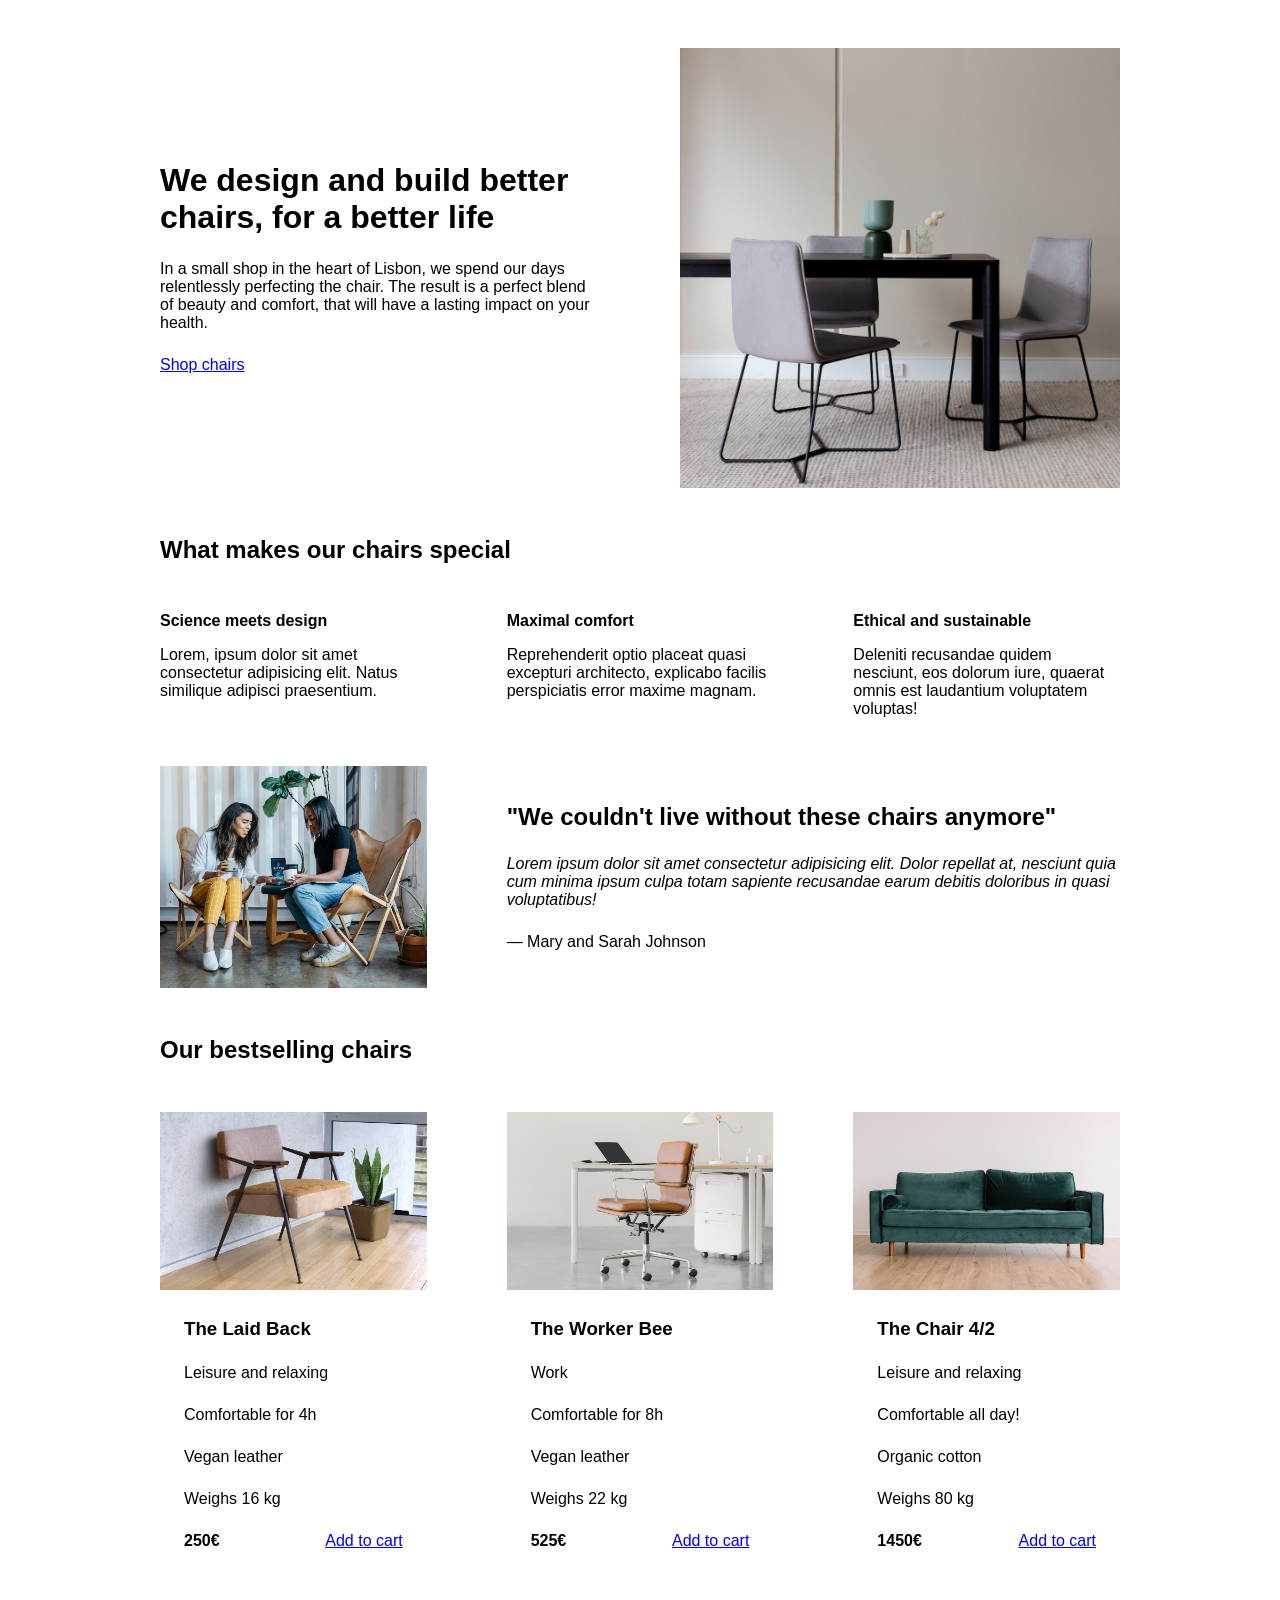
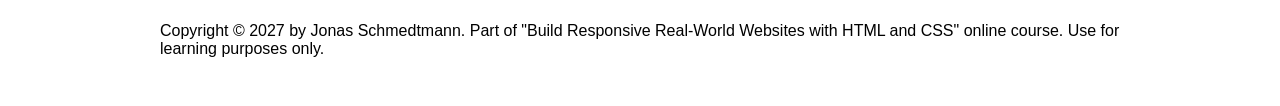
<file: starter/05-Design/index.html>
<!DOCTYPE html>
<html lang="en">
  <head>
    <meta charset="UTF-8" />
    <meta http-equiv="X-UA-Compatible" content="IE=edge" />
    <meta name="viewport" content="width=device-width, initial-scale=1.0" />

    <link rel="stylesheet" href="style.css" />
    <title>Lisbon Chair Shop</title>
  </head>
  <body>
    <div class="container">
      <header>
        <div class="header-text-box">
          <h1>We design and build better chairs, for a better life</h1>
          <p class="header-text">
            In a small shop in the heart of Lisbon, we spend our days
            relentlessly perfecting the chair. The result is a perfect blend of
            beauty and comfort, that will have a lasting impact on your health.
          </p>
          <a class="btn btn--big" href="#">Shop chairs</a>
        </div>
        <img src="hero.jpg" alt="Photo" />
      </header>

      <section>
        <h2>What makes our chairs special</h2>
        <div class="grid-3-cols">
          <div>
            <p class="features-title"><strong>Science meets design</strong></p>
            <p class="features-text">
              Lorem, ipsum dolor sit amet consectetur adipisicing elit. Natus
              similique adipisci praesentium.
            </p>
          </div>

          <div>
            <p class="features-title">
              <strong>Maximal comfort</strong>
            </p>
            <p class="features-text">
              Reprehenderit optio placeat quasi excepturi architecto, explicabo
              facilis perspiciatis error maxime magnam.
            </p>
          </div>

          <div>
            <p class="features-title">
              <strong>Ethical and sustainable</strong>
            </p>
            <p class="features-text">
              Deleniti recusandae quidem nesciunt, eos dolorum iure, quaerat
              omnis est laudantium voluptatem voluptas!
            </p>
          </div>
        </div>
      </section>

      <section class="testimonial-section">
        <div class="grid-3-cols">
          <img src="customers.jpg" alt="People sitting on chairs" />
          <div class="testimonial-box">
            <h2>"We couldn't live without these chairs anymore"</h2>
            <blockquote class="testimonial-text">
              Lorem ipsum dolor sit amet consectetur adipisicing elit. Dolor
              repellat at, nesciunt quia cum minima ipsum culpa totam sapiente
              recusandae earum debitis doloribus in quasi voluptatibus!
            </blockquote>
            <p class="testimonial-author">&mdash; Mary and Sarah Johnson</p>
          </div>
        </div>
      </section>

      <section>
        <h2>Our bestselling chairs</h2>
        <div class="grid-3-cols">
          <figure class="chair">
            <img src="chair-1.jpg" alt="Chair" />
            <div class="chair-box">
              <h3>The Laid Back</h3>
              <ul class="chair-details">
                <li>
                  <!-- Span is a generic INLINE text element, it doesn't have any meaning. It's like a div element, but inline -->
                  <span>Leisure and relaxing</span>
                </li>
                <li>
                  <span>Comfortable for 4h</span>
                </li>
                <li>
                  <span>Vegan leather</span>
                </li>
                <li>
                  <span>Weighs 16 kg</span>
                </li>
              </ul>
              <div class="chair-price">
                <strong>250€</strong>
                <a href="#" class="btn btn--small">Add to cart</a>
              </div>
            </div>
          </figure>

          <figure class="chair">
            <img src="chair-2.jpg" alt="Chair" />
            <div class="chair-box">
              <h3>The Worker Bee</h3>
              <ul class="chair-details">
                <li>
                  <span>Work</span>
                </li>
                <li>
                  <span>Comfortable for 8h</span>
                </li>
                <li>
                  <span>Vegan leather</span>
                </li>
                <li>
                  <span>Weighs 22 kg</span>
                </li>
              </ul>
              <div class="chair-price">
                <strong>525€</strong>
                <a href="#" class="btn btn--small">Add to cart</a>
              </div>
            </div>
          </figure>

          <figure class="chair">
            <img src="chair-3.jpg" alt="Chair" />
            <div class="chair-box">
              <h3>The Chair 4/2</h3>
              <ul class="chair-details">
                <li>
                  <span>Leisure and relaxing</span>
                </li>
                <li>
                  <span>Comfortable all day!</span>
                </li>
                <li>
                  <span>Organic cotton</span>
                </li>
                <li>
                  <span>Weighs 80 kg</span>
                </li>
              </ul>
              <div class="chair-price">
                <strong>1450€</strong>
                <a href="#" class="btn btn--small">Add to cart</a>
              </div>
            </div>
          </figure>
        </div>
      </section>

      <footer>
        Copyright &copy; 2027 by Jonas Schmedtmann. Part of "Build Responsive
        Real-World Websites with HTML and CSS" online course. Use for learning
        purposes only.
      </footer>
    </div>
  </body>
</html>
</file>
<file: final/03-CSS-Fundamentals/style.css>
* {
  /* border-top: 10px solid #1098ad; */
  margin: 0;
  padding: 0;
}

/* PAGE SECTIONS */
body {
  color: #444;
  font-family: sans-serif;

  border-top: 10px solid #1098ad;
  position: relative;
}

.container {
  width: 800px;
  /* margin-left: auto;
  margin-right: auto; */
  margin: 0 auto;
}

.main-header {
  background-color: #f7f7f7;
  /* padding: 20px;
  padding-left: 40px;
  padding-right: 40px; */
  padding: 20px 40px;
  margin-bottom: 60px;
  /* height: 80px; */
}

nav {
  font-size: 18px;
  /* text-align: center; */
}

article {
  margin-bottom: 60px;
}

.post-header {
  margin-bottom: 40px;
  /* position: relative; */
}

aside {
  background-color: #f7f7f7;
  border-top: 5px solid #1098ad;
  border-bottom: 5px solid #1098ad;
  /* padding-top: 50px;
  padding-bottom: 50px; */
  padding: 50px 0;
  width: 500px;
}

/* SMALLER ELEMENTS */
h1,
h2,
h3 {
  color: #1098ad;
}

h1 {
  font-size: 26px;
  text-transform: uppercase;
  font-style: italic;
}

h2 {
  font-size: 40px;
  margin-bottom: 30px;
}

h3 {
  font-size: 30px;
  margin-bottom: 20px;
  margin-top: 40px;
}

h4 {
  font-size: 20px;
  text-transform: uppercase;
  text-align: center;
}

p {
  font-size: 22px;
  line-height: 1.5;
  margin-bottom: 15px;
}

ul,
ol {
  margin-left: 50px;
  margin-bottom: 20px;
}

li {
  font-size: 20px;
  margin-bottom: 10px;
  /* display: inline; */
}

li:last-child {
  margin-bottom: 0;
}

/* footer p {
  font-size: 16px;
} */

/* article header p {
  font-style: italic;
} */

#author {
  font-style: italic;
  font-size: 18px;
}

#copyright {
  font-size: 16px;
}

.related-author {
  font-size: 18px;
  font-weight: bold;
}

/* ul {
  list-style: none;
} */

.related {
  list-style: none;
}

body {
  /* background-color: orangered; */
}

/* .first-li {
  font-weight: bold;
} */

li:first-child {
  font-weight: bold;
}

li:last-child {
  font-style: italic;
}

li:nth-child(even) {
  /* color: red; */
}

/* Misconception: this won't work! */
article p:first-child {
  color: red;
}

/* Styling links */
a:link {
  color: #1098ad;
  text-decoration: none;
}

a:visited {
  /* color: #777; */
  color: #1098ad;
}

a:hover {
  color: orangered;
  font-weight: bold;
  text-decoration: underline orangered;
}

a:active {
  background-color: black;
  font-style: italic;
}
/* LVHA */

.post-img {
  width: 100%;
  height: auto;
}

nav a:link {
  /* background-color: orangered;
  margin: 20px;
  padding: 20px;

  display: block; */

  margin-right: 30px;
  margin-top: 10px;
  display: inline-block;
}

nav a:link:last-child {
  margin-right: 0;
}

button {
  font-size: 22px;
  padding: 20px;
  cursor: pointer;

  position: absolute;
  /* top: 50px;
  left: 50px; */
  bottom: 50px;
  right: 50px;
}

h1::first-letter {
  font-style: normal;
  margin-right: 5px;
}

h3 + p::first-line {
  /* color: red; */
}

h2 {
  /* background-color: orange; */
  position: relative;
}

h2::before {
  content: "TOP";
  background-color: #ffe70e;
  color: #444;
  font-size: 16px;
  font-weight: bold;
  display: inline-block;
  padding: 5px 10px;
  position: absolute;
  top: -10px;
  right: -25px;
}

/* Resolving conflicts */
/* #copyright {
  color: red;
}

.copyright {
  color: blue;
}

.text {
  color: yellow;
}

footer p {
  color: green !important;
} */

/* nav a:link,
nav p {
  font-size: 18px;
} */
</file>
<file: final/04-CSS-Layouts/style.css>
* {
  /* border-top: 10px solid #1098ad; */
  margin: 0;
  padding: 0;
  box-sizing: border-box;
}

/* PAGE SECTIONS */
body {
  color: #444;
  font-family: sans-serif;

  border-top: 10px solid #1098ad;
  position: relative;
}

.container {
  width: 1200px;
  /* margin-left: auto;
  margin-right: auto; */
  margin: 0 auto;
}

.main-header {
  background-color: #f7f7f7;
  /* padding: 20px;
  padding-left: 40px;
  padding-right: 40px; */
  padding: 20px 40px;
  /* margin-bottom: 60px; */
  /* height: 80px; */
}

nav {
  font-size: 18px;
  /* text-align: center; */
}

article {
  /* margin-bottom: 60px; */
}

.post-header {
  margin-bottom: 40px;
  /* position: relative; */
}

aside {
  background-color: #f7f7f7;
  border-top: 5px solid #1098ad;
  border-bottom: 5px solid #1098ad;
  padding: 50px 40px;
}

/* SMALLER ELEMENTS */
h1,
h2,
h3 {
  color: #1098ad;
}

h1 {
  font-size: 26px;
  text-transform: uppercase;
  font-style: italic;
}

h2 {
  font-size: 40px;
  margin-bottom: 30px;
}

h3 {
  font-size: 30px;
  margin-bottom: 20px;
  margin-top: 40px;
}

h4 {
  font-size: 20px;
  text-transform: uppercase;
  text-align: center;
  margin-bottom: 30px;
}

p {
  font-size: 22px;
  line-height: 1.5;
  margin-bottom: 15px;
}

ul,
ol {
  margin-left: 50px;
  margin-bottom: 20px;
}

li {
  font-size: 20px;
  margin-bottom: 10px;
  /* display: inline; */
}

li:last-child {
  margin-bottom: 0;
}

/* footer p {
  font-size: 16px;
} */

/* article header p {
  font-style: italic;
} */

#author {
  font-style: italic;
  font-size: 18px;
}

#copyright {
  font-size: 16px;
}

.related-author {
  font-size: 18px;
  font-weight: bold;
}

/* ul {
  list-style: none;
} */

.related {
  list-style: none;
  margin-left: 0;
}

body {
  /* background-color: orangered; */
}

/* .first-li {
  font-weight: bold;
} */

li:first-child {
  font-weight: bold;
}

li:last-child {
  font-style: italic;
}

li:nth-child(even) {
  /* color: red; */
}

/* Misconception: this won't work! */
article p:first-child {
  color: red;
}

/* Styling links */
a:link {
  color: #1098ad;
  text-decoration: none;
}

a:visited {
  /* color: #777; */
  color: #1098ad;
}

a:hover {
  color: orangered;
  font-weight: bold;
  text-decoration: underline orangered;
}

a:active {
  background-color: black;
  font-style: italic;
}
/* LVHA */

.post-img {
  width: 100%;
  height: auto;
}

nav a:link {
  /* background-color: orangered;
  margin: 20px;
  padding: 20px;

  display: block; */

  margin-right: 30px;
  display: inline-block;
}

nav a:link:last-child {
  margin-right: 0;
}

button {
  font-size: 22px;
  padding: 20px;
  cursor: pointer;

  position: absolute;
  /* top: 50px;
  left: 50px; */
  bottom: 50px;
  right: 50px;
}

h1::first-letter {
  font-style: normal;
  margin-right: 5px;
}

h3 + p::first-line {
  /* color: red; */
}

h2 {
  /* background-color: orange; */
  position: relative;
}

h2::before {
  content: "TOP";
  background-color: #ffe70e;
  color: #444;
  font-size: 16px;
  font-weight: bold;
  display: inline-block;
  padding: 5px 10px;
  position: absolute;
  top: -10px;
  right: -25px;
}

/* Resolving conflicts */
/* #copyright {
  color: red;
}

.copyright {
  color: blue;
}

.text {
  color: yellow;
}

footer p {
  color: green !important;
} */

/* nav a:link,
nav p {
  font-size: 18px;
} */

/* FLOATS */
/*
.author-img {
  float: left;
  margin-bottom: 20px;
}

.author {
  float: left;
  margin-top: 10px;
  margin-left: 20px;
}

h1 {
  float: left;
}

nav {
  float: right;
}

.clear {
  clear: both;
}

.clearfix::after {
  clear: both;
  content: "";
  display: block;
}

article {
  width: 825px;
  float: left;
}

aside {
  width: 300px;
  float: right;
}

footer {
  clear: both;
}
*/

/* FLEXBOX */
.main-header {
  display: flex;
  align-items: center;
  justify-content: space-between;
}

.author-box {
  display: flex;
  align-items: center;
  margin-bottom: 15px;
}

.author {
  margin-bottom: 0;
  margin-left: 15px;
}

.related-post {
  display: flex;
  align-items: center;
  gap: 20px;
  margin-bottom: 30px;
}

.related-link:link {
  font-size: 17px;
  font-weight: bold;
  font-style: normal;
  margin-bottom: 5px;
  display: block;
}

.related-author {
  margin-bottom: 0;
  font-size: 14px;
  font-weight: normal;
  font-style: italic;
}

/* FLEXBOX LAYOUT */
/* .row {
  display: flex;
  align-items: flex-start;
  gap: 75px;
  margin-bottom: 60px;
}

article {
  flex: 1;
  margin-bottom: 0;
}

aside {
  
  DEFAULTS:
  flex-grow: 0;
  flex-shrink: 1;
  flex-basis: auto;

  flex: 0 0 300px;
} */

/* CSS GRID LAYOUT */
.container {
  display: grid;
  grid-template-columns: 1fr 300px;
  column-gap: 75px;
  row-gap: 60px;
  align-items: start;
}

.main-header {
  /* grid-column: 1 / span 2; */
  grid-column: 1 / -1;
}

article {
}

aside {
}

footer {
  grid-column: 1 / -1;
}
</file>
<file: final/05-Design/style.css>
/*
SPACING SYSTEM (px)
2 / 4 / 8 / 12 / 16 / 24 / 32 / 48 / 64 / 80 / 96 / 128

FONT SIZE SYSTEM (px)
10 / 12 / 14 / 16 / 18 / 20 / 24 / 30 / 36 / 44 / 52 / 62 / 74 / 86 / 98
*/

/* 
MAIN COLOR: #087f5b
GREY COLOR: #343a40
*/

* {
  margin: 0;
  padding: 0;
  box-sizing: border-box;
}

/* ------------------------ */
/* GENERAL STYLES */
/* ------------------------ */
body {
  font-family: "Inter", sans-serif;
  color: #343a40;
  border-bottom: 8px solid #087f5b;
}

.container {
  width: 960px;
  margin: 0 auto;
}

header,
section {
  margin-bottom: 96px;
}

h2 {
  margin-bottom: 48px;
  font-size: 36px;
  letter-spacing: -0.5px;
  /* 24 / 30 / 36 */
}

.grid-3-cols {
  display: grid;
  grid-template-columns: repeat(3, 1fr);
  column-gap: 80px;
}

.btn:link,
.btn:visited {
  background-color: #087f5b;
  color: #fff;
  text-decoration: none;
  text-transform: uppercase;
  font-weight: 500;

  display: inline-block;
  border-radius: 100px;
}

.btn:hover,
.btn:active {
  background-color: #099268;
}

.btn--big {
  font-size: 18px;
  padding: 16px 32px;
}

.btn--small {
  font-size: 14px;
  padding: 8px 12px;
}

img {
  border-radius: 12px;
}

/* ------------------------ */
/* COMPONENT STYLES */
/* ------------------------ */

/* HEADER */
header {
  display: grid;
  grid-template-columns: repeat(2, 1fr);
  column-gap: 80px;
  margin-top: 64px;
}

.header-text-box {
  align-self: center;
}

h1 {
  margin-bottom: 32px;
  font-size: 44px;
  line-height: 1.1;
  letter-spacing: -1px;
  /* 44 / 52 / 62 */

  /* text-shadow: 0 5px 5px rgba(0, 0, 0, 0.2); */
}

.header-text {
  margin-bottom: 24px;
  font-size: 18px;
  line-height: 1.7;
}

img {
  width: 100%;
}

/* FEATURES */
.features-icon {
  stroke: #087f5b;
  width: 32px;
  heigh: 32px;
  margin-bottom: 24px;
}

.features-title {
  margin-bottom: 16px;
  font-size: 20px;
}

.features-text {
  font-size: 18px;
  line-height: 1.7;
}

/* TESTIMONIAL */
.testimonial-section {
  background-color: #087f5b;
  color: #fff;
  padding: 24px;
  border-radius: 12px;
}

.testimonial-box {
  grid-column: 2 / -1;
  align-self: center;
}

.testimonial-box h2 {
  margin-bottom: 24px;
  /* 20 / 24 / 30 */
  font-size: 24px;
}

.testimonial-text {
  font-style: italic;
  margin-bottom: 24px;
  font-size: 18px;
  line-height: 1.7;
  color: ##e6fcf5;
}

.testimonial-author {
  color: #c3fae8;
}

/* CHAIRS */
.chair {
  box-shadow: 0 20px 30px 0 rgba(0, 0, 0, 0.07);
  border-radius: 12px;
}

.chair img {
  border-bottom-left-radius: 0;
  border-bottom-right-radius: 0;
}

.chair-box {
  padding: 32px;
}

h3 {
  margin-bottom: 24px;
  font-size: 20px;
}

.chair-details {
  list-style: none;
  margin-bottom: 48px;
}

.chair-details li {
  display: flex;
  align-items: center;
  gap: 12px;
  margin-bottom: 16px;
}

.chair-details li:last-child {
  margin-bottom: 0;
}

.chair-icon {
  stroke: #087f5b;
  width: 24px;
  height: 24px;
}

.chair-price {
  display: flex;
  justify-content: space-between;
  align-items: center;
  font-size: 20px;
}

footer {
  margin-bottom: 48px;
  font-size: 14px;
  color: #495057;
}
</file>
<file: starter/04-CSS-Layouts/style.css>
* {
  /* border-top: 10px solid #1098ad; */
  margin: 0;
  padding: 0;
}

/* PAGE SECTIONS */
body {
  color: #444;
  font-family: sans-serif;

  border-top: 10px solid #1098ad;
  position: relative;
}

.container {
  width: 800px;
  /* margin-left: auto;
  margin-right: auto; */
  margin: 0 auto;
}

.main-header {
  background-color: #f7f7f7;
  /* padding: 20px;
  padding-left: 40px;
  padding-right: 40px; */
  padding: 20px 40px;
  margin-bottom: 60px;
  /* height: 80px; */
}

nav {
  font-size: 18px;
  /* text-align: center; */
}

article {
  margin-bottom: 60px;
}

.post-header {
  margin-bottom: 40px;
  /* position: relative; */
}

aside {
  background-color: #f7f7f7;
  border-top: 5px solid #1098ad;
  border-bottom: 5px solid #1098ad;
  /* padding-top: 50px;
  padding-bottom: 50px; */
  padding: 50px 0;
  width: 500px;
}

/* SMALLER ELEMENTS */
h1,
h2,
h3 {
  color: #1098ad;
}

h1 {
  font-size: 26px;
  text-transform: uppercase;
  font-style: italic;
}

h2 {
  font-size: 40px;
  margin-bottom: 30px;
}

h3 {
  font-size: 30px;
  margin-bottom: 20px;
  margin-top: 40px;
}

h4 {
  font-size: 20px;
  text-transform: uppercase;
  text-align: center;
}

p {
  font-size: 22px;
  line-height: 1.5;
  margin-bottom: 15px;
}

ul,
ol {
  margin-left: 50px;
  margin-bottom: 20px;
}

li {
  font-size: 20px;
  margin-bottom: 10px;
  /* display: inline; */
}

li:last-child {
  margin-bottom: 0;
}

/* footer p {
  font-size: 16px;
} */

/* article header p {
  font-style: italic;
} */

#author {
  font-style: italic;
  font-size: 18px;
}

#copyright {
  font-size: 16px;
}

.related-author {
  font-size: 18px;
  font-weight: bold;
}

/* ul {
  list-style: none;
} */

.related {
  list-style: none;
}

/* body { */
/* background-color: orangered; */
/* } */

/* .first-li {
  font-weight: bold;
} */

li:first-child {
  font-weight: bold;
}

li:last-child {
  font-style: italic;
}

/* li:nth-child(even) {
  /* color: red; */
/* } */

/* Misconception: this won't work! */
article p:first-child {
  color: red;
}

/* Styling links */
a:link {
  color: #1098ad;
  text-decoration: none;
}

a:visited {
  /* color: #777; */
  color: #1098ad;
}

a:hover {
  color: orangered;
  font-weight: bold;
  text-decoration: underline orangered;
}

a:active {
  background-color: black;
  font-style: italic;
}
/* LVHA */

.post-img {
  width: 100%;
  height: auto;
}

nav a:link {
  /* background-color: orangered;
  margin: 20px;
  padding: 20px;

  display: block; */

  margin-right: 30px;
  margin-top: 10px;
  display: inline-block;
}

nav a:link:last-child {
  margin-right: 0;
}

button {
  font-size: 22px;
  padding: 20px;
  cursor: pointer;

  position: absolute;
  /* top: 50px;
  left: 50px; */
  bottom: 50px;
  right: 50px;
}

h1::first-letter {
  font-style: normal;
  margin-right: 5px;
}

/* h3 + p::first-line {
  /* color: red; */
/* } */

h2 {
  /* background-color: orange; */
  position: relative;
}

h2::before {
  content: "TOP";
  background-color: #ffe70e;
  color: #444;
  font-size: 16px;
  font-weight: bold;
  display: inline-block;
  padding: 5px 10px;
  position: absolute;
  top: -10px;
  right: -25px;
}

/* Resolving conflicts */
/* #copyright {
  color: red;
}

.copyright {
  color: blue;
}

.text {
  color: yellow;
}

footer p {
  color: green !important;
} */

/* nav a:link,
nav p {
  font-size: 18px;
} */
.main-header {
  display: flex;
  align-items: center;
  justify-content: space-between;
}
.post-header
</file>
<file: starter/05-Design/style.css>
/*
SPACING SYSTEM (px)
2 / 4 / 8 / 12 / 16 / 24 / 32 / 48 / 64 / 80 / 96 / 128

FONT SIZE SYSTEM (px)
10 / 12 / 14 / 16 / 18 / 20 / 24 / 30 / 36 / 44 / 52 / 62 / 74 / 86 / 98
*/

* {
  margin: 0;
  padding: 0;
  box-sizing: border-box;
}

/* ------------------------ */
/* GENERAL STYLES */
/* ------------------------ */
body {
  font-family: sans-serif;
}

.container {
  width: 960px;
  margin: 0 auto;
}

header,
section {
  margin-bottom: 48px;
}

h2 {
  margin-bottom: 48px;
}

.grid-3-cols {
  display: grid;
  grid-template-columns: repeat(3, 1fr);
  column-gap: 80px;
}

/* ------------------------ */
/* COMPONENT STYLES */
/* ------------------------ */

/* HEADER */
header {
  display: grid;
  grid-template-columns: repeat(2, 1fr);
  column-gap: 80px;
  margin-top: 48px;
}

.header-text-box {
  align-self: center;
}

h1 {
  margin-bottom: 24px;
}

.header-text {
  margin-bottom: 24px;
}

img {
  width: 100%;
}

/* FEATURES */
.features-icon {
}

.features-title {
  margin-bottom: 16px;
}

.features-text {
}

/* TESTIMONIAL */
.testimonial-section {
}

.testimonial-box {
  grid-column: 2 / -1;
  align-self: center;
}

.testimonial-box h2 {
  margin-bottom: 24px;
}

.testimonial-text {
  font-style: italic;
  margin-bottom: 24px;
}

/* CHAIRS */
.chair-box {
  padding: 24px;
}

h3 {
  margin-bottom: 24px;
}

.chair-details {
  list-style: none;
  margin-bottom: 24px;
}

.chair-details li {
  display: flex;
  align-items: center;
  gap: 12px;
  margin-bottom: 24px;
}

.chair-details li:last-child {
  margin-bottom: 0;
}

.chair-icon {
}

.chair-price {
  display: flex;
  justify-content: space-between;
}

footer {
  margin-bottom: 48px;
}
</file>
